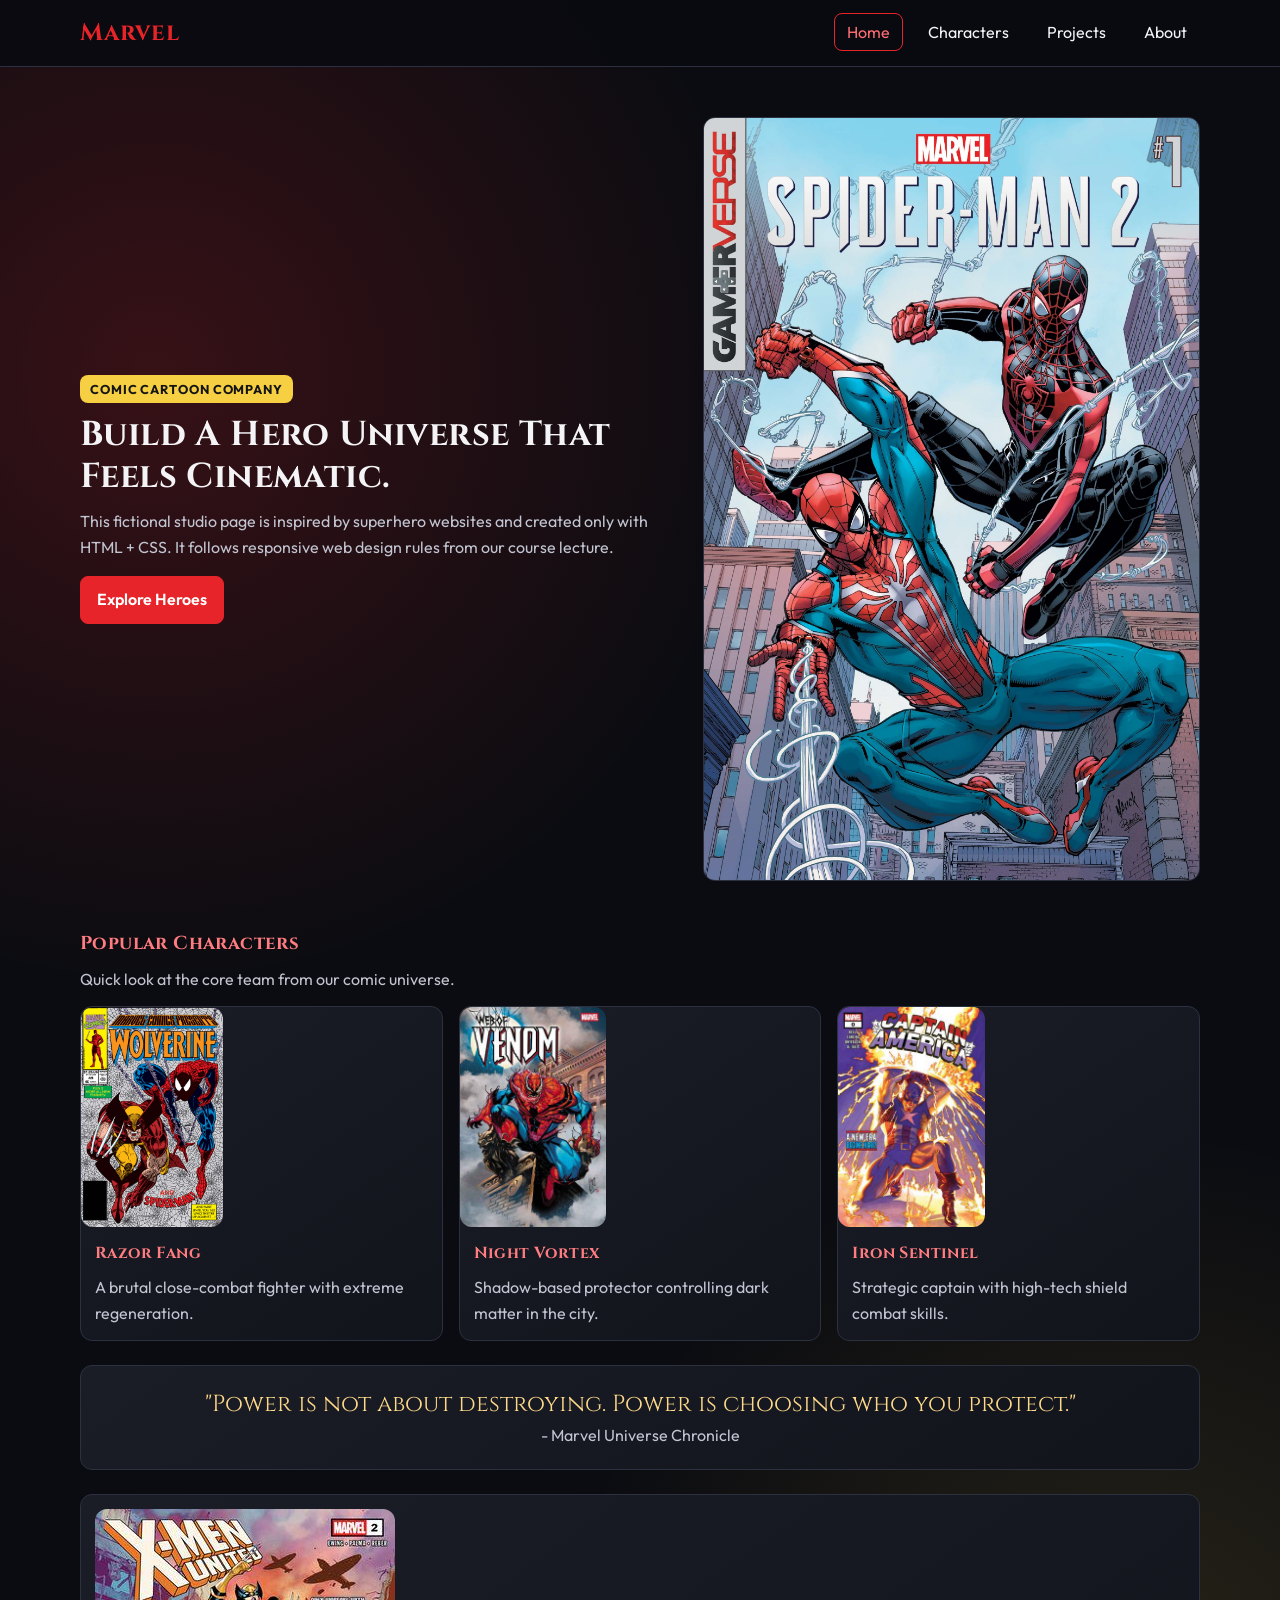
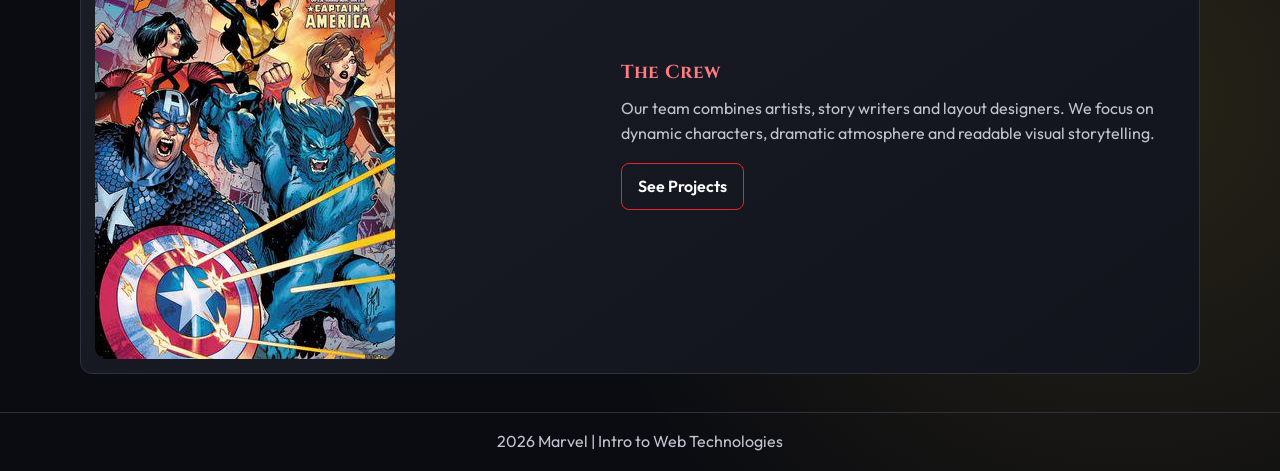
<file: comic-company/index.html>
﻿<!DOCTYPE html>
<html lang="en">
<head>
  <meta charset="UTF-8">
  <meta name="viewport" content="width=device-width, initial-scale=1.0">
  <title>Marvel | Home</title>
  <link rel="icon" type="image/jpeg" href="images/spiderman.jpg">
  <link rel="preconnect" href="https://fonts.googleapis.com">
  <link rel="preconnect" href="https://fonts.gstatic.com" crossorigin>
  <link href="https://fonts.googleapis.com/css2?family=Cinzel:wght@600;700;800&family=Outfit:wght@300;400;500;600;700&display=swap" rel="stylesheet">
  <link rel="stylesheet" href="style.css">
</head>
<body>
  <header class="site-header">
    <div class="container nav-wrap">
      <h1 class="logo">Marvel</h1>
      <nav>
        <ul class="nav-links">
          <li><a class="active" href="index.html">Home</a></li>
          <li><a href="characters.html">Characters</a></li>
          <li><a href="projects.html">Projects</a></li>
          <li><a href="about.html">About</a></li>
        </ul>
      </nav>
    </div>
  </header>

  <main>
    <section class="hero">
      <div class="container hero-grid">
        <div>
          <p class="tag">COMIC CARTOON COMPANY</p>
          <h2>Build A Hero Universe That Feels Cinematic.</h2>
          <p>
            This fictional studio page is inspired by superhero websites and created only with HTML + CSS.
            It follows responsive web design rules from our course lecture.
          </p>
          <a class="btn" href="characters.html">Explore Heroes</a>
        </div>
        <img src="images/spiderman.jpg" alt="Comic hero cover">
      </div>
    </section>

    <section class="container section-space">
      <div class="section-header">
        <h3>Popular Characters</h3>
        <p>Quick look at the core team from our comic universe.</p>
      </div>
      <div class="card-grid">
        <article class="card">
          <img src="images/wolverine.jpg" alt="Razor Fang character">
          <div class="card-body">
            <h4>Razor Fang</h4>
            <p>A brutal close-combat fighter with extreme regeneration.</p>
          </div>
        </article>
        <article class="card">
          <img src="images/venom.jpg" alt="Night Vortex character">
          <div class="card-body">
            <h4>Night Vortex</h4>
            <p>Shadow-based protector controlling dark matter in the city.</p>
          </div>
        </article>
        <article class="card">
          <img src="images/captain-amerika.jpg" alt="Iron Sentinel character">
          <div class="card-body">
            <h4>Iron Sentinel</h4>
            <p>Strategic captain with high-tech shield combat skills.</p>
          </div>
        </article>
      </div>
    </section>

    <section class="quote-block container section-space">
      <blockquote>
        "Power is not about destroying. Power is choosing who you protect."
      </blockquote>
        <p>- Marvel Universe Chronicle</p>
    </section>

    <section class="container crew section-space">
      <img src="images/x-men.jpg" alt="Hero team crew image">
      <div>
        <h3>The Crew</h3>
        <p>
          Our team combines artists, story writers and layout designers. We focus on dynamic characters,
          dramatic atmosphere and readable visual storytelling.
        </p>
        <a class="btn btn-outline" href="projects.html">See Projects</a>
      </div>
    </section>
  </main>

  <footer class="site-footer">
    <div class="container">
      <p>2026 Marvel | Intro to Web Technologies</p>
    </div>
  </footer>
</body>
</html>
</file>
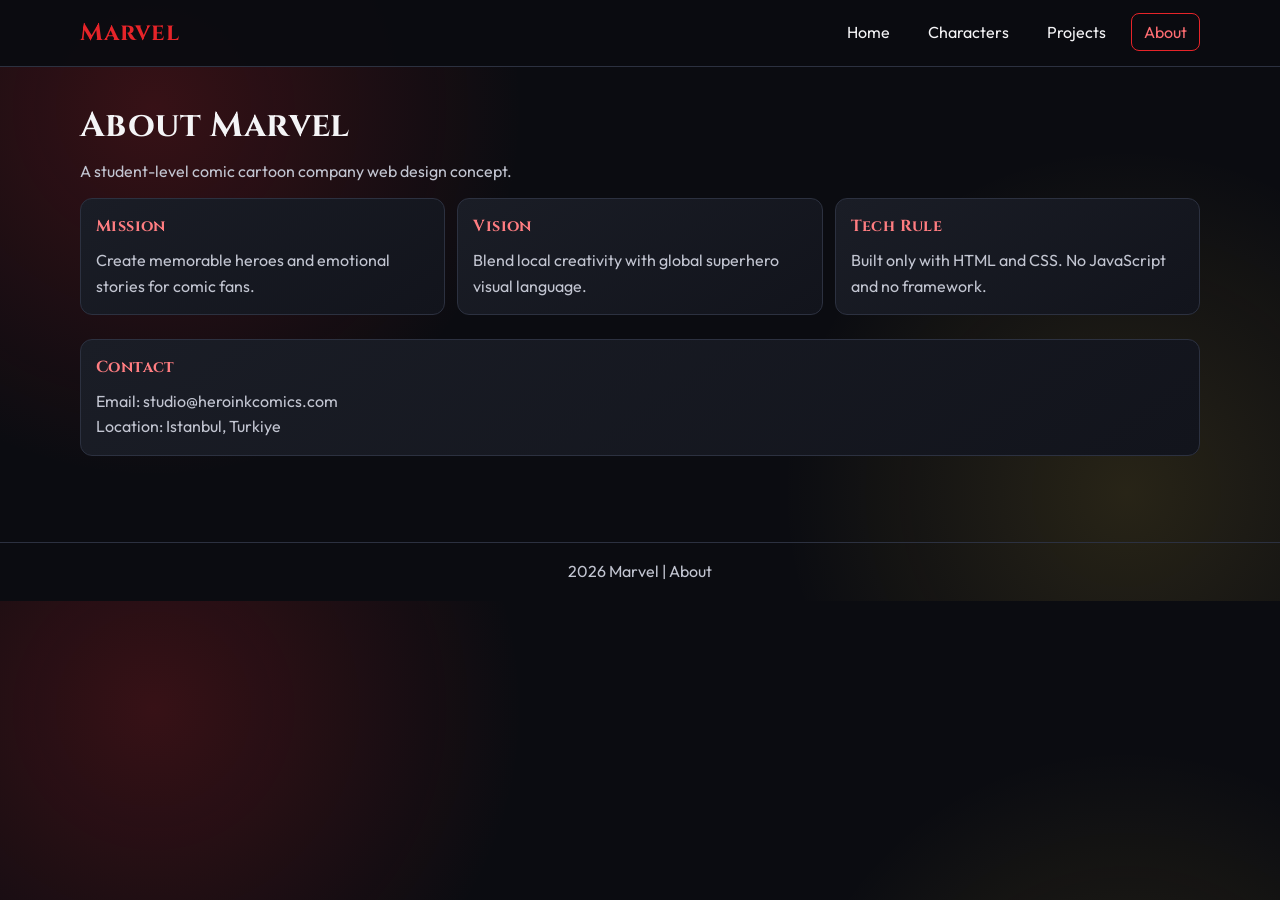
<file: comic-company/about.html>
﻿<!DOCTYPE html>
<html lang="en">
<head>
  <meta charset="UTF-8">
  <meta name="viewport" content="width=device-width, initial-scale=1.0">
  <title>Marvel | About</title>
  <link rel="icon" type="image/jpeg" href="../images/spiderman.jpg">
  <link rel="preconnect" href="https://fonts.googleapis.com">
  <link rel="preconnect" href="https://fonts.gstatic.com" crossorigin>
  <link href="https://fonts.googleapis.com/css2?family=Cinzel:wght@600;700;800&family=Outfit:wght@300;400;500;600;700&display=swap" rel="stylesheet">
  <link rel="stylesheet" href="style.css">
</head>
<body>
  <header class="site-header">
    <div class="container nav-wrap">
      <h1 class="logo">Marvel</h1>
      <nav>
        <ul class="nav-links">
          <li><a href="index.html">Home</a></li>
          <li><a href="characters.html">Characters</a></li>
          <li><a href="projects.html">Projects</a></li>
          <li><a class="active" href="about.html">About</a></li>
        </ul>
      </nav>
    </div>
  </header>

  <main class="container content-page">
    <div class="section-header">
      <h2>About Marvel</h2>
      <p>A student-level comic cartoon company web design concept.</p>
    </div>

    <section class="about-grid">
      <article>
        <h4>Mission</h4>
        <p>Create memorable heroes and emotional stories for comic fans.</p>
      </article>
      <article>
        <h4>Vision</h4>
        <p>Blend local creativity with global superhero visual language.</p>
      </article>
      <article>
        <h4>Tech Rule</h4>
        <p>Built only with HTML and CSS. No JavaScript and no framework.</p>
      </article>
    </section>

    <section class="contact-box section-space">
      <h4>Contact</h4>
      <p>Email: studio@heroinkcomics.com</p>
      <p>Location: Istanbul, Turkiye</p>
    </section>
  </main>

  <footer class="site-footer">
    <div class="container">
      <p>2026 Marvel | About</p>
    </div>
  </footer>
</body>
</html>
</file>
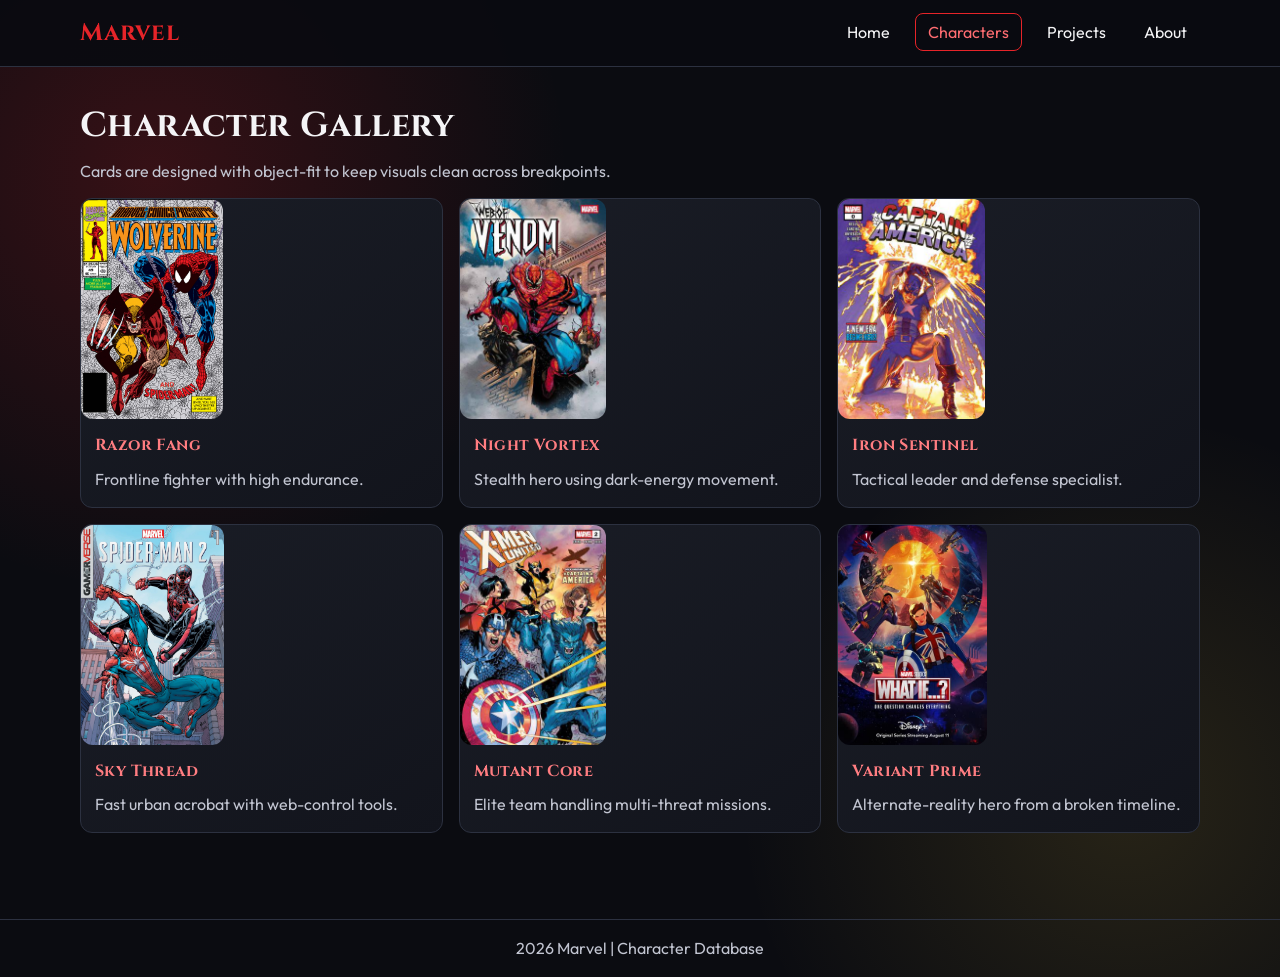
<file: comic-company/characters.html>
﻿<!DOCTYPE html>
<html lang="en">
<head>
  <meta charset="UTF-8">
  <meta name="viewport" content="width=device-width, initial-scale=1.0">
  <title>Marvel | Characters</title>
  <link rel="icon" type="image/jpeg" href="../images/spiderman.jpg">
  <link rel="preconnect" href="https://fonts.googleapis.com">
  <link rel="preconnect" href="https://fonts.gstatic.com" crossorigin>
  <link href="https://fonts.googleapis.com/css2?family=Cinzel:wght@600;700;800&family=Outfit:wght@300;400;500;600;700&display=swap" rel="stylesheet">
  <link rel="stylesheet" href="style.css">
</head>
<body>
  <header class="site-header">
    <div class="container nav-wrap">
      <h1 class="logo">Marvel</h1>
      <nav>
        <ul class="nav-links">
          <li><a href="index.html">Home</a></li>
          <li><a class="active" href="characters.html">Characters</a></li>
          <li><a href="projects.html">Projects</a></li>
          <li><a href="about.html">About</a></li>
        </ul>
      </nav>
    </div>
  </header>

  <main class="container content-page">
    <div class="section-header">
      <h2>Character Gallery</h2>
      <p>Cards are designed with object-fit to keep visuals clean across breakpoints.</p>
    </div>

    <section class="card-grid">
      <article class="card">
        <img src="images/wolverine.jpg" alt="Razor Fang">
        <div class="card-body"><h4>Razor Fang</h4><p>Frontline fighter with high endurance.</p></div>
      </article>
      <article class="card">
        <img src="images/venom.jpg" alt="Night Vortex">
        <div class="card-body"><h4>Night Vortex</h4><p>Stealth hero using dark-energy movement.</p></div>
      </article>
      <article class="card">
        <img src="images/captain-amerika.jpg" alt="Iron Sentinel">
        <div class="card-body"><h4>Iron Sentinel</h4><p>Tactical leader and defense specialist.</p></div>
      </article>
      <article class="card">
        <img src="images/spiderman.jpg" alt="Sky Thread">
        <div class="card-body"><h4>Sky Thread</h4><p>Fast urban acrobat with web-control tools.</p></div>
      </article>
      <article class="card">
        <img src="images/x-men.jpg" alt="Mutant Core">
        <div class="card-body"><h4>Mutant Core</h4><p>Elite team handling multi-threat missions.</p></div>
      </article>
      <article class="card">
        <img src="images/whatif.jpg" alt="Variant Prime">
        <div class="card-body"><h4>Variant Prime</h4><p>Alternate-reality hero from a broken timeline.</p></div>
      </article>
    </section>
  </main>

  <footer class="site-footer">
    <div class="container">
      <p>2026 Marvel | Character Database</p>
    </div>
  </footer>
</body>
</html>
</file>
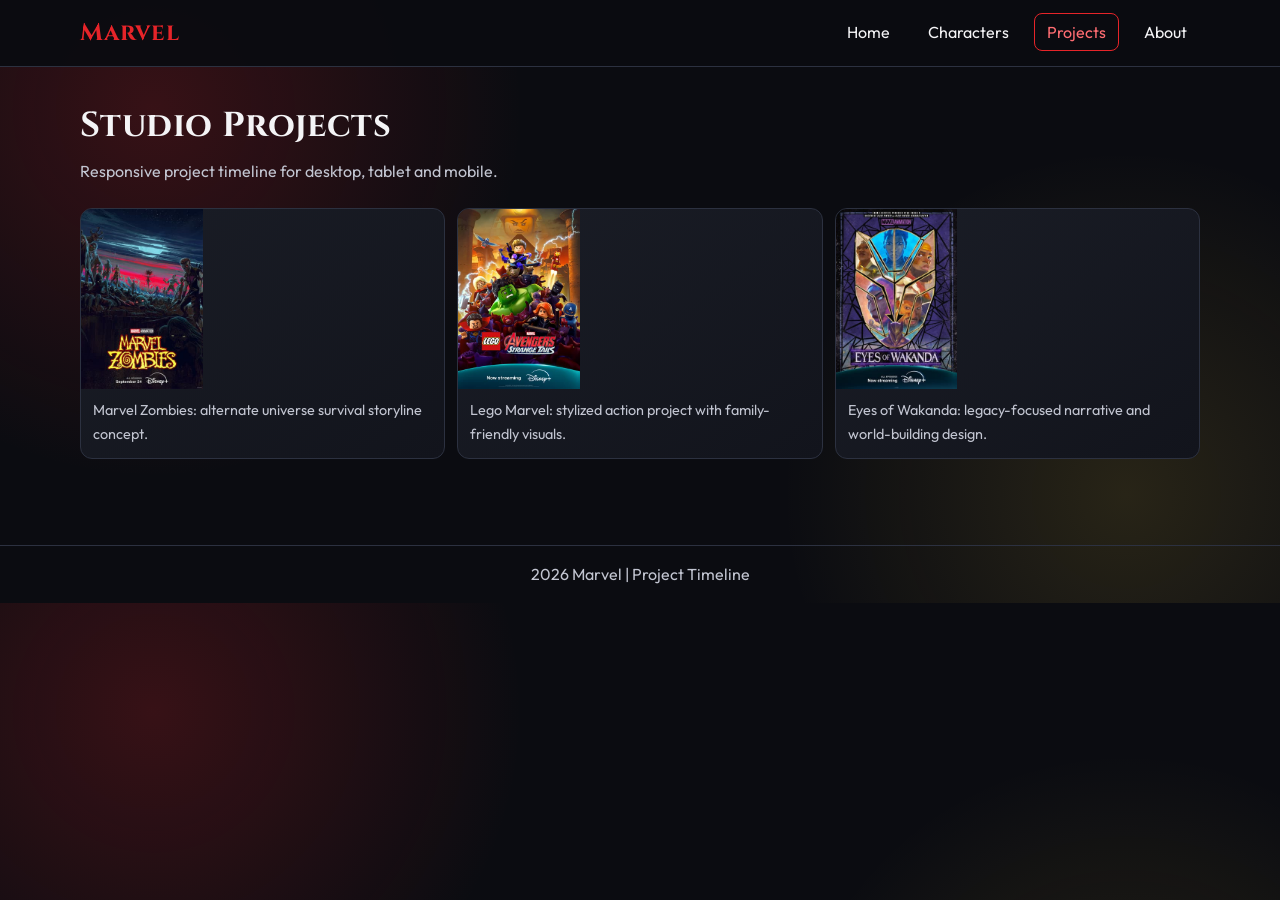
<file: comic-company/projects.html>
﻿<!DOCTYPE html>
<html lang="en">
<head>
  <meta charset="UTF-8">
  <meta name="viewport" content="width=device-width, initial-scale=1.0">
  <title>Marvel | Projects</title>
  <link rel="icon" type="image/jpeg" href="../images/spiderman.jpg">
  <link rel="preconnect" href="https://fonts.googleapis.com">
  <link rel="preconnect" href="https://fonts.gstatic.com" crossorigin>
  <link href="https://fonts.googleapis.com/css2?family=Cinzel:wght@600;700;800&family=Outfit:wght@300;400;500;600;700&display=swap" rel="stylesheet">
  <link rel="stylesheet" href="style.css">
</head>
<body>
  <header class="site-header">
    <div class="container nav-wrap">
      <h1 class="logo">Marvel</h1>
      <nav>
        <ul class="nav-links">
          <li><a href="index.html">Home</a></li>
          <li><a href="characters.html">Characters</a></li>
          <li><a class="active" href="projects.html">Projects</a></li>
          <li><a href="about.html">About</a></li>
        </ul>
      </nav>
    </div>
  </header>

  <main class="container content-page">
    <div class="section-header">
      <h2>Studio Projects</h2>
      <p>Responsive project timeline for desktop, tablet and mobile.</p>
    </div>


    <section class="poster-wall section-space">
      <figure>
        <img src="images/marvelzombies.jpg" alt="Marvel Zombies poster">
        <figcaption>Marvel Zombies: alternate universe survival storyline concept.</figcaption>
      </figure>
      <figure>
        <img src="images/legomarvel.jpg" alt="Lego Marvel poster">
        <figcaption>Lego Marvel: stylized action project with family-friendly visuals.</figcaption>
      </figure>
      <figure>
        <img src="images/eyesofwakanda.jpg" alt="Eyes of Wakanda poster">
        <figcaption>Eyes of Wakanda: legacy-focused narrative and world-building design.</figcaption>
      </figure>
    </section>
  </main>

  <footer class="site-footer">
    <div class="container">
      <p>2026 Marvel | Project Timeline</p>
    </div>
  </footer>
</body>
</html>
</file>
<file: comic-company/style.css>
﻿:root {
  --bg: #0c0d12;
  --panel: #171a22;
  --line: #2c3140;
  --text: #f4f4f6;
  --muted: #c2c5d1;
  --red: #e62429;
  --yellow: #f6cf42;
}

* {
  box-sizing: border-box;
  margin: 0;
  padding: 0;
}

body {
  font-family: "Outfit", "Segoe UI", sans-serif;
  color: var(--text);
  line-height: 1.6;
  background:
    radial-gradient(circle at 12% 18%, rgba(230, 36, 41, 0.2), transparent 30%),
    radial-gradient(circle at 88% 82%, rgba(246, 207, 66, 0.12), transparent 28%),
    #0b0c11;
}

img {
  max-width: 100%;
  display: block;
  border-radius: 12px;
}

.container {
  width: min(1120px, 92%);
  margin: 0 auto;
}

.site-header {
  position: sticky;
  top: 0;
  z-index: 20;
  background: rgba(10, 11, 16, 0.94);
  border-bottom: 1px solid var(--line);
}

.nav-wrap {
  display: flex;
  justify-content: space-between;
  align-items: center;
  gap: 16px;
  padding: 14px 0;
}

.logo {
  font-family: "Cinzel", serif;
  font-size: 1.5rem;
  letter-spacing: 0.8px;
  color: var(--red);
}

.nav-links {
  display: flex;
  flex-wrap: wrap;
  list-style: none;
  gap: 12px;
}

.nav-links a {
  text-decoration: none;
  color: var(--text);
  border: 1px solid transparent;
  border-radius: 8px;
  padding: 8px 12px;
  transition: 0.2s ease;
}

.nav-links a:hover,
.nav-links a.active {
  border-color: var(--red);
  color: #ff6d72;
}

.hero {
  padding: 50px 0 24px;
}

.hero-grid {
  display: grid;
  grid-template-columns: 1.2fr 1fr;
  gap: 26px;
  align-items: center;
}

.hero-grid img {
  min-height: 300px;
  object-fit: cover;
  object-position: center top;
  border: 1px solid var(--line);
}

.tag {
  display: inline-block;
  background: var(--yellow);
  color: #141414;
  border-radius: 8px;
  padding: 4px 10px;
  font-size: 0.8rem;
  font-weight: 700;
  letter-spacing: 0.9px;
  margin-bottom: 11px;
}

h2,
h3,
h4 {
  font-family: "Cinzel", serif;
  letter-spacing: 0.4px;
}

h2 {
  font-size: clamp(1.5rem, 2.7vw, 2.3rem);
  line-height: 1.2;
  margin-bottom: 12px;
}

h3,
h4 {
  color: #ff7d81;
  margin-bottom: 8px;
}

p {
  color: var(--muted);
}

.btn {
  margin-top: 16px;
  display: inline-block;
  text-decoration: none;
  color: #fff;
  background: var(--red);
  border: 1px solid var(--red);
  border-radius: 8px;
  padding: 10px 16px;
  font-weight: 600;
}

.btn-outline {
  background: transparent;
}

.section-space {
  margin-top: 24px;
}

.section-header {
  margin-bottom: 14px;
}

.section-header p {
  margin-top: 4px;
}

.card-grid {
  display: grid;
  grid-template-columns: repeat(3, 1fr);
  gap: 16px;
}

.card,
.timeline article,
.about-grid article,
.contact-box,
.quote-block,
.crew {
  background: linear-gradient(145deg, #1a1d26 0%, #12141c 100%);
  border: 1px solid var(--line);
  border-radius: 12px;
}

.card img {
  height: 220px;
  object-fit: cover;
  object-position: center top;
}

.card-body {
  padding: 14px;
}

.quote-block {
  text-align: center;
  padding: 20px;
}

.quote-block blockquote {
  font-family: "Cinzel", serif;
  color: #ffd98a;
  font-size: clamp(1.05rem, 2vw, 1.45rem);
}

.crew {
  padding: 14px;
  display: grid;
  grid-template-columns: 1fr 1.1fr;
  gap: 14px;
  align-items: center;
}

.crew img {
  min-height: 220px;
  object-fit: cover;
  object-position: center top;
}

.content-page {
  padding: 38px 0 48px;
}

.timeline {
  display: grid;
  gap: 12px;
}

.timeline article,
.about-grid article,
.contact-box {
  padding: 15px;
}

.poster-wall {
  display: grid;
  grid-template-columns: repeat(3, 1fr);
  gap: 12px;
}

.poster-wall figure {
  margin: 0;
  background: linear-gradient(145deg, #1a1d26 0%, #12141c 100%);
  border: 1px solid var(--line);
  border-radius: 12px;
  overflow: hidden;
}

.poster-wall img {
  height: 180px;
  object-fit: cover;
  border-radius: 0;
}

.poster-wall figcaption {
  padding: 10px 12px 12px;
  font-size: 0.9rem;
  color: var(--muted);
}

.about-grid {
  display: grid;
  grid-template-columns: repeat(3, 1fr);
  gap: 12px;
}

.site-footer {
  border-top: 1px solid var(--line);
  margin-top: 38px;
  text-align: center;
  padding: 16px 0;
}

/* Tablet: 768px - 1024px */
@media (max-width: 1024px) and (min-width: 768px) {
  .hero-grid,
  .crew {
    grid-template-columns: 1fr;
  }

  .card-grid,
  .poster-wall,
  .about-grid {
    grid-template-columns: repeat(2, 1fr);
  }
}

/* Mobile: 767px and below */
@media (max-width: 767px) {
  .nav-wrap {
    flex-direction: column;
    align-items: flex-start;
  }

  .nav-links {
    gap: 8px;
  }

  .hero {
    padding-top: 34px;
  }

  .hero-grid,
  .card-grid,
  .poster-wall,
  .about-grid,
  .crew {
    grid-template-columns: 1fr;
  }

  .card img,
  .poster-wall img {
    height: auto;
    min-height: 170px;
  }
}

/* Safety near 320px */
@media (max-width: 360px) {
  .logo {
    font-size: 1.2rem;
  }

  .nav-links a {
    font-size: 0.88rem;
    padding: 7px 10px;
  }

  .btn {
    width: 100%;
    text-align: center;
  }
}
</file>
